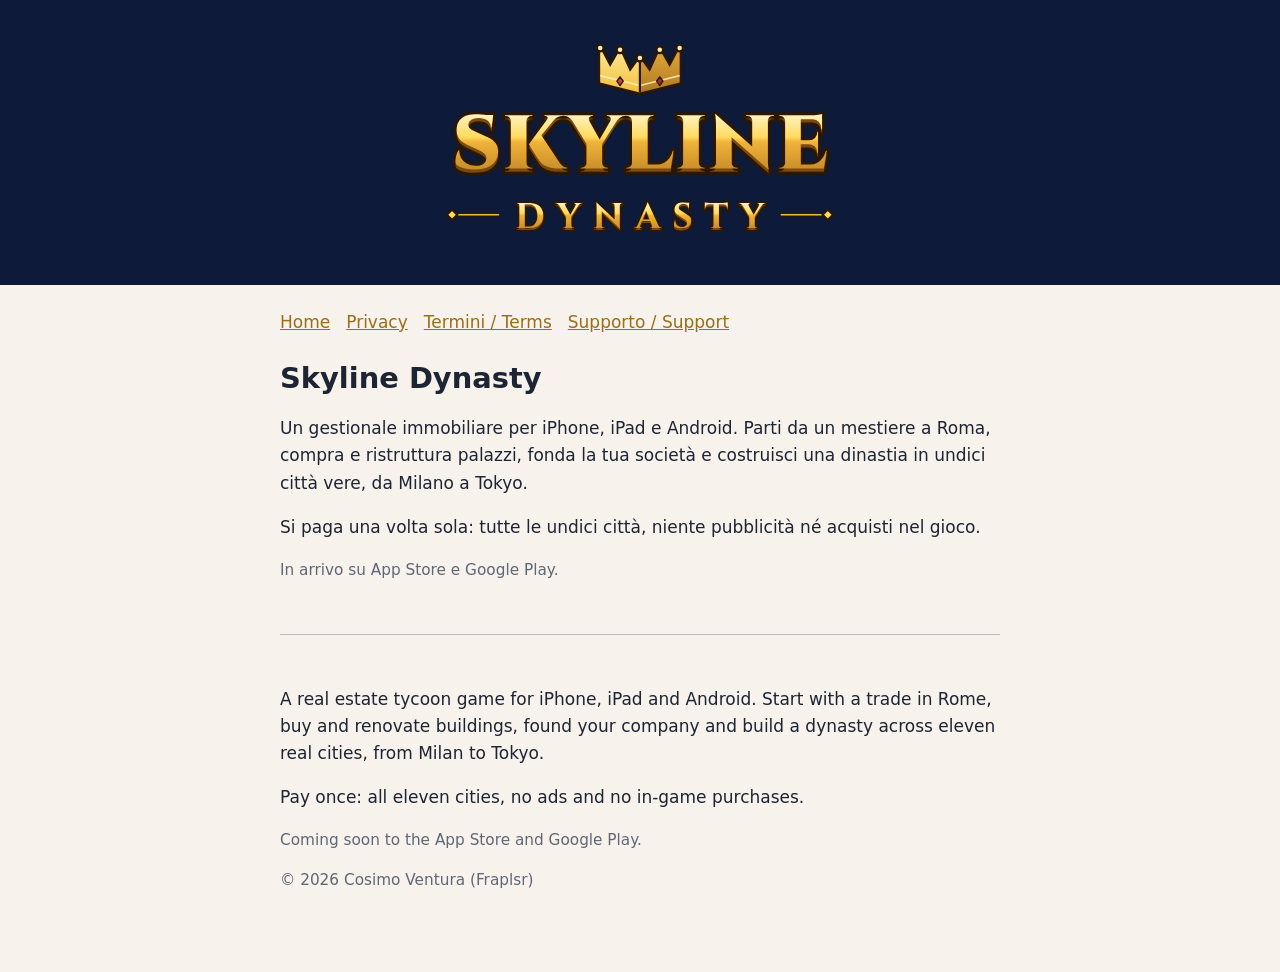
<file: index.html>
<!doctype html>
<html lang="it"><head><meta charset="utf-8"><meta name="viewport" content="width=device-width,initial-scale=1">
<title>Skyline Dynasty</title><link rel="icon" href="/favicon.png"><link rel="stylesheet" href="/style.css"></head>
<body><header><a href="/"><img src="/logo.svg" alt="Skyline Dynasty"></a></header><main>
<nav><a href="/">Home</a><a href="/privacy.html">Privacy</a><a href="/termini.html">Termini / Terms</a><a href="/supporto.html">Supporto / Support</a></nav>
<h1>Skyline Dynasty</h1>
<p>Un gestionale immobiliare per iPhone, iPad e Android. Parti da un mestiere a Roma, compra e ristruttura palazzi, fonda la tua società e costruisci una dinastia in undici città vere, da Milano a Tokyo.</p>
<p>Si paga una volta sola: tutte le undici città, niente pubblicità né acquisti nel gioco.</p>
<p class="muted">In arrivo su App Store e Google Play.</p>
<hr>
<div lang="en">
<p>A real estate tycoon game for iPhone, iPad and Android. Start with a trade in Rome, buy and renovate buildings, found your company and build a dynasty across eleven real cities, from Milan to Tokyo.</p>
<p>Pay once: all eleven cities, no ads and no in-game purchases.</p>
<p class="muted">Coming soon to the App Store and Google Play.</p>
</div>
<p class="muted">© 2026 Cosimo Ventura (Fraplsr)</p>
</main></body></html>
</file>
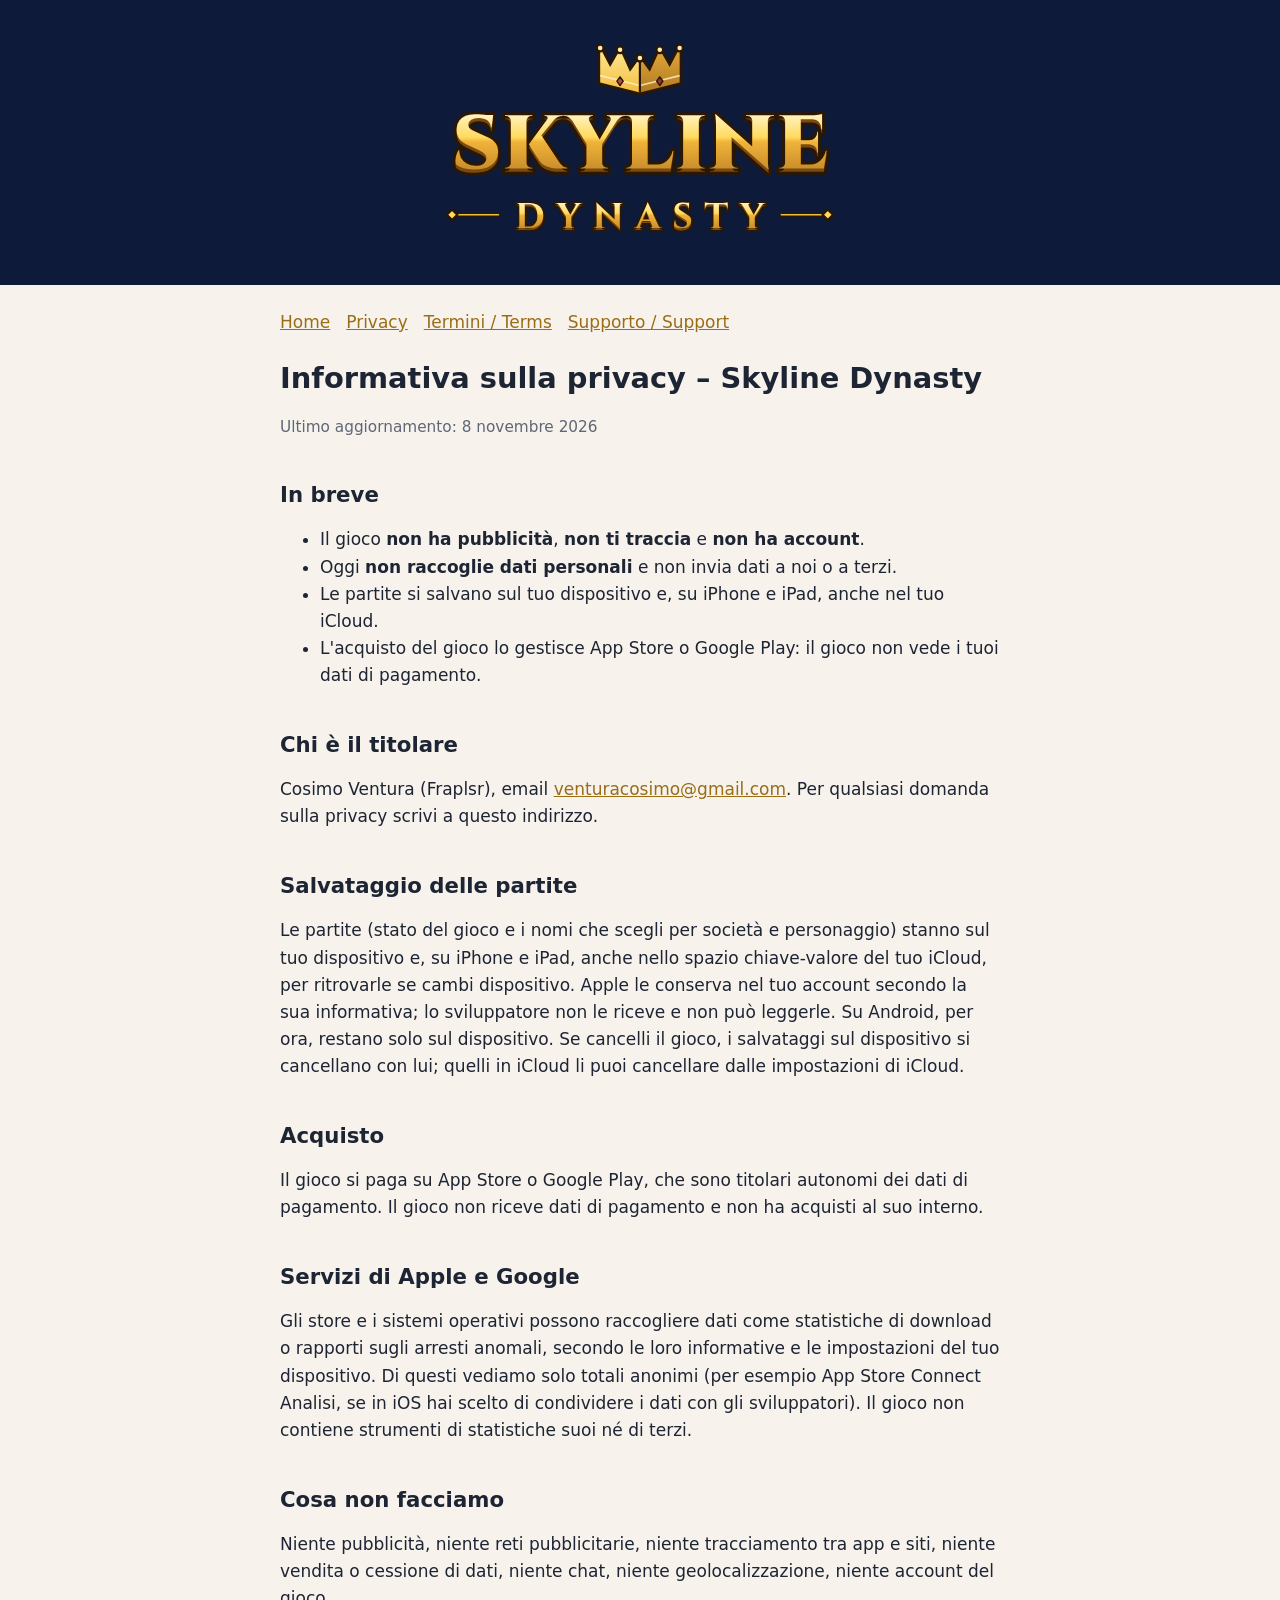
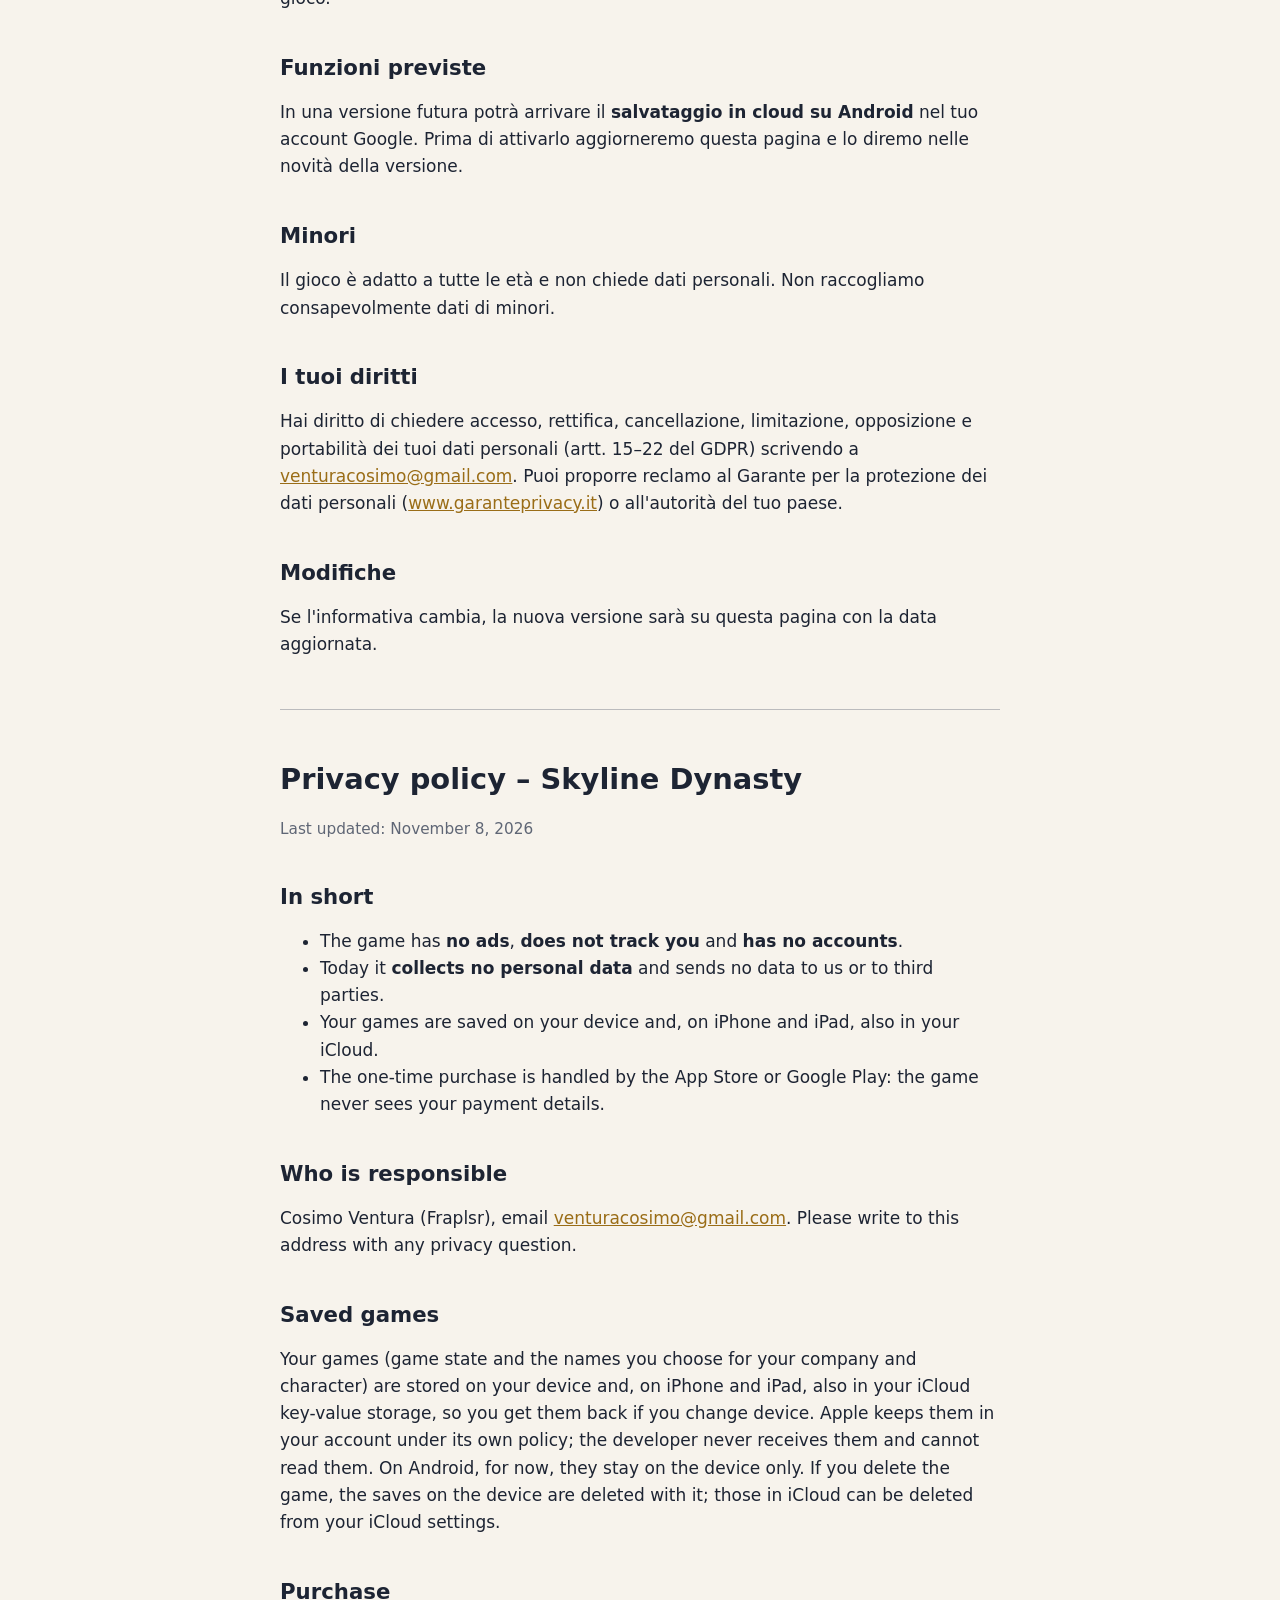
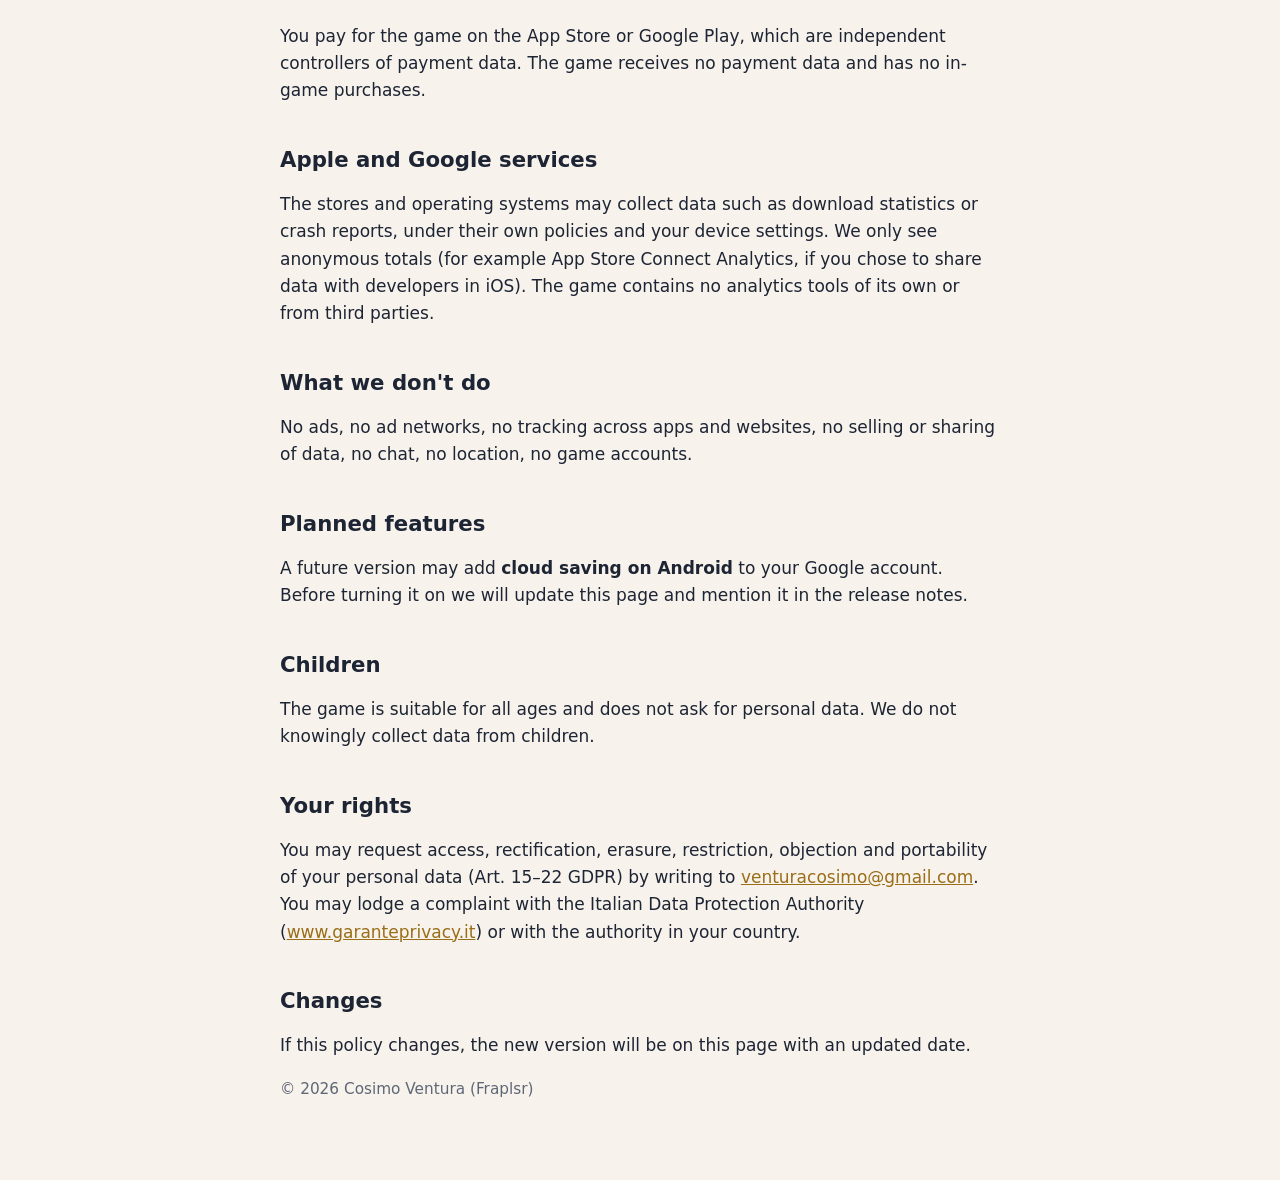
<file: privacy.html>
<!doctype html>
<html lang="it"><head><meta charset="utf-8"><meta name="viewport" content="width=device-width,initial-scale=1">
<title>Privacy – Skyline Dynasty</title><link rel="icon" href="/favicon.png"><link rel="stylesheet" href="/style.css"></head>
<body><header><a href="/"><img src="/logo.svg" alt="Skyline Dynasty"></a></header><main>
<nav><a href="/">Home</a><a href="/privacy.html">Privacy</a><a href="/termini.html">Termini / Terms</a><a href="/supporto.html">Supporto / Support</a></nav>
<h1>Informativa sulla privacy – Skyline Dynasty</h1>
<p class="muted">Ultimo aggiornamento: 8 novembre 2026</p>
<h2>In breve</h2>
<ul><li>Il gioco <strong>non ha pubblicità</strong>, <strong>non ti traccia</strong> e <strong>non ha account</strong>.</li><li>Oggi <strong>non raccoglie dati personali</strong> e non invia dati a noi o a terzi.</li><li>Le partite si salvano sul tuo dispositivo e, su iPhone e iPad, anche nel tuo iCloud.</li><li>L'acquisto del gioco lo gestisce App Store o Google Play: il gioco non vede i tuoi dati di pagamento.</li></ul>
<h2>Chi è il titolare</h2>
<p>Cosimo Ventura (Fraplsr), email <a href="mailto:venturacosimo@gmail.com">venturacosimo@gmail.com</a>. Per qualsiasi domanda sulla privacy scrivi a questo indirizzo.</p>
<h2>Salvataggio delle partite</h2>
<p>Le partite (stato del gioco e i nomi che scegli per società e personaggio) stanno sul tuo dispositivo e, su iPhone e iPad, anche nello spazio chiave-valore del tuo iCloud, per ritrovarle se cambi dispositivo. Apple le conserva nel tuo account secondo la sua informativa; lo sviluppatore non le riceve e non può leggerle. Su Android, per ora, restano solo sul dispositivo. Se cancelli il gioco, i salvataggi sul dispositivo si cancellano con lui; quelli in iCloud li puoi cancellare dalle impostazioni di iCloud.</p>
<h2>Acquisto</h2>
<p>Il gioco si paga su App Store o Google Play, che sono titolari autonomi dei dati di pagamento. Il gioco non riceve dati di pagamento e non ha acquisti al suo interno.</p>
<h2>Servizi di Apple e Google</h2>
<p>Gli store e i sistemi operativi possono raccogliere dati come statistiche di download o rapporti sugli arresti anomali, secondo le loro informative e le impostazioni del tuo dispositivo. Di questi vediamo solo totali anonimi (per esempio App Store Connect Analisi, se in iOS hai scelto di condividere i dati con gli sviluppatori). Il gioco non contiene strumenti di statistiche suoi né di terzi.</p>
<h2>Cosa non facciamo</h2>
<p>Niente pubblicità, niente reti pubblicitarie, niente tracciamento tra app e siti, niente vendita o cessione di dati, niente chat, niente geolocalizzazione, niente account del gioco.</p>
<h2>Funzioni previste</h2>
<p>In una versione futura potrà arrivare il <strong>salvataggio in cloud su Android</strong> nel tuo account Google. Prima di attivarlo aggiorneremo questa pagina e lo diremo nelle novità della versione.</p>
<h2>Minori</h2>
<p>Il gioco è adatto a tutte le età e non chiede dati personali. Non raccogliamo consapevolmente dati di minori.</p>
<h2>I tuoi diritti</h2>
<p>Hai diritto di chiedere accesso, rettifica, cancellazione, limitazione, opposizione e portabilità dei tuoi dati personali (artt. 15–22 del GDPR) scrivendo a <a href="mailto:venturacosimo@gmail.com">venturacosimo@gmail.com</a>. Puoi proporre reclamo al Garante per la protezione dei dati personali (<a href="https://www.garanteprivacy.it">www.garanteprivacy.it</a>) o all'autorità del tuo paese.</p>
<h2>Modifiche</h2>
<p>Se l'informativa cambia, la nuova versione sarà su questa pagina con la data aggiornata.</p>
<hr>
<div lang="en">
<h1>Privacy policy – Skyline Dynasty</h1>
<p class="muted">Last updated: November 8, 2026</p>
<h2>In short</h2>
<ul><li>The game has <strong>no ads</strong>, <strong>does not track you</strong> and <strong>has no accounts</strong>.</li><li>Today it <strong>collects no personal data</strong> and sends no data to us or to third parties.</li><li>Your games are saved on your device and, on iPhone and iPad, also in your iCloud.</li><li>The one-time purchase is handled by the App Store or Google Play: the game never sees your payment details.</li></ul>
<h2>Who is responsible</h2>
<p>Cosimo Ventura (Fraplsr), email <a href="mailto:venturacosimo@gmail.com">venturacosimo@gmail.com</a>. Please write to this address with any privacy question.</p>
<h2>Saved games</h2>
<p>Your games (game state and the names you choose for your company and character) are stored on your device and, on iPhone and iPad, also in your iCloud key-value storage, so you get them back if you change device. Apple keeps them in your account under its own policy; the developer never receives them and cannot read them. On Android, for now, they stay on the device only. If you delete the game, the saves on the device are deleted with it; those in iCloud can be deleted from your iCloud settings.</p>
<h2>Purchase</h2>
<p>You pay for the game on the App Store or Google Play, which are independent controllers of payment data. The game receives no payment data and has no in-game purchases.</p>
<h2>Apple and Google services</h2>
<p>The stores and operating systems may collect data such as download statistics or crash reports, under their own policies and your device settings. We only see anonymous totals (for example App Store Connect Analytics, if you chose to share data with developers in iOS). The game contains no analytics tools of its own or from third parties.</p>
<h2>What we don't do</h2>
<p>No ads, no ad networks, no tracking across apps and websites, no selling or sharing of data, no chat, no location, no game accounts.</p>
<h2>Planned features</h2>
<p>A future version may add <strong>cloud saving on Android</strong> to your Google account. Before turning it on we will update this page and mention it in the release notes.</p>
<h2>Children</h2>
<p>The game is suitable for all ages and does not ask for personal data. We do not knowingly collect data from children.</p>
<h2>Your rights</h2>
<p>You may request access, rectification, erasure, restriction, objection and portability of your personal data (Art. 15–22 GDPR) by writing to <a href="mailto:venturacosimo@gmail.com">venturacosimo@gmail.com</a>. You may lodge a complaint with the Italian Data Protection Authority (<a href="https://www.garanteprivacy.it">www.garanteprivacy.it</a>) or with the authority in your country.</p>
<h2>Changes</h2>
<p>If this policy changes, the new version will be on this page with an updated date.</p>
</div>
<p class="muted">© 2026 Cosimo Ventura (Fraplsr)</p>
</main></body></html>
</file>
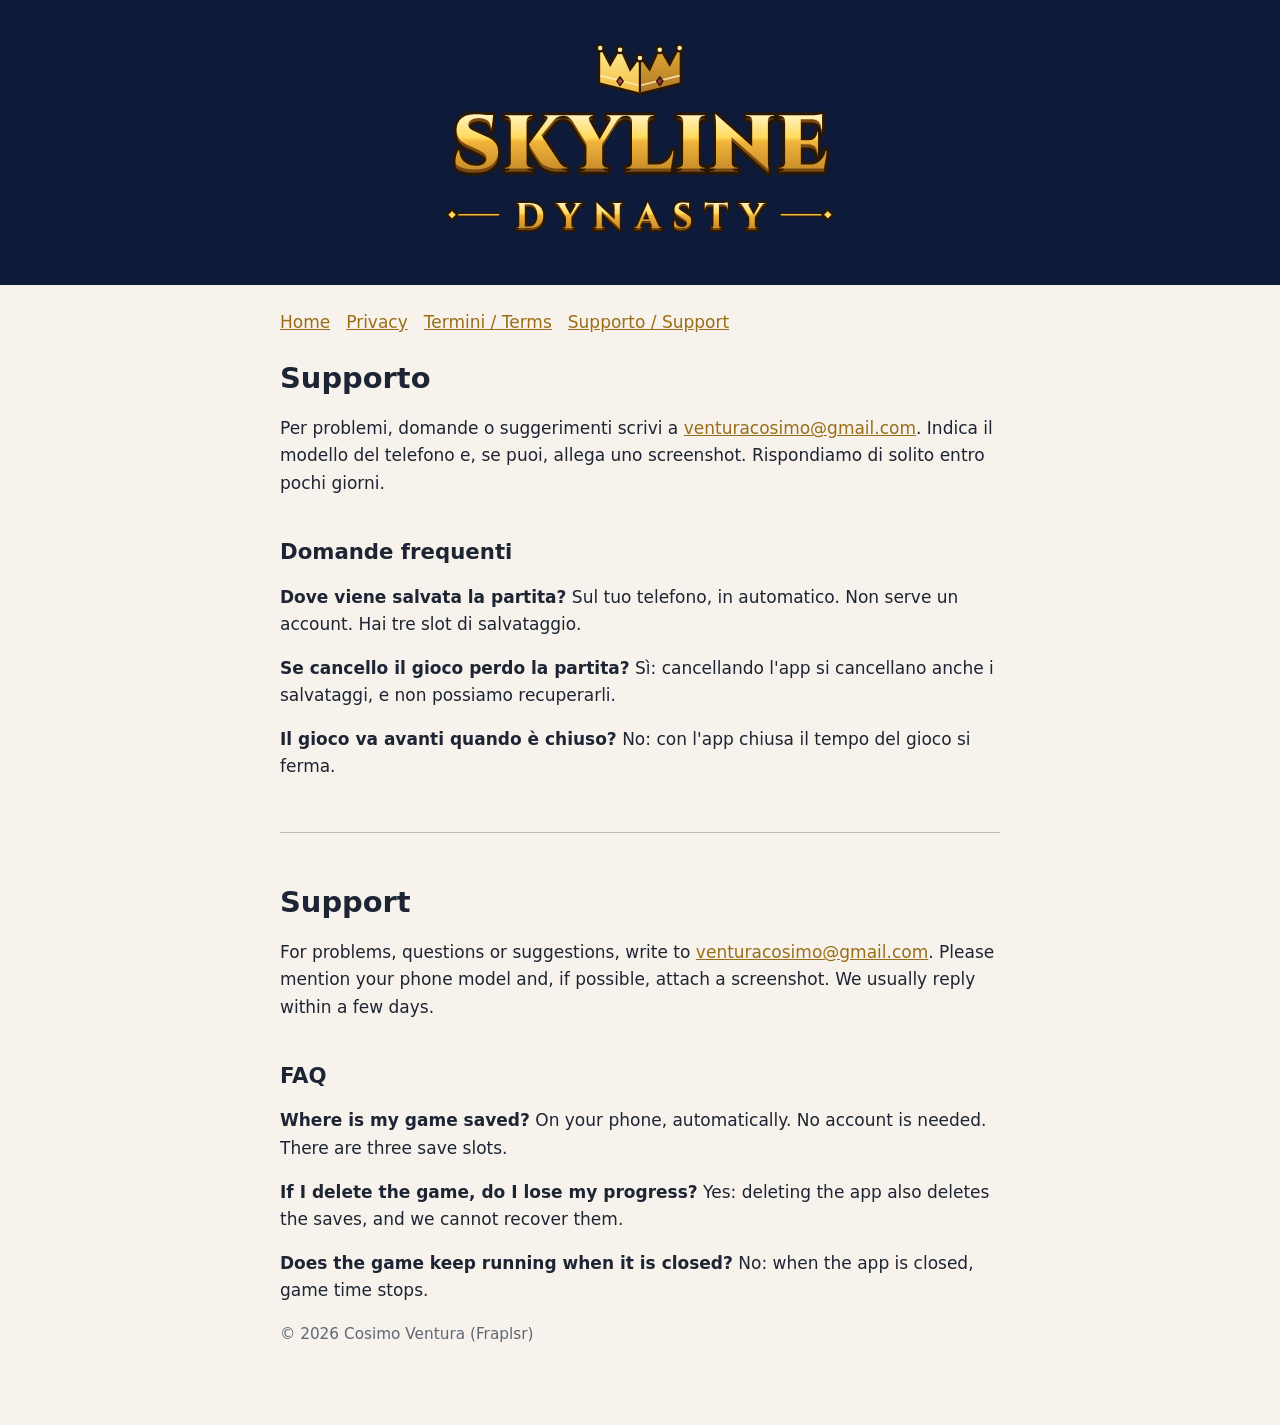
<file: supporto.html>
<!doctype html>
<html lang="it"><head><meta charset="utf-8"><meta name="viewport" content="width=device-width,initial-scale=1">
<title>Supporto – Skyline Dynasty</title><link rel="icon" href="/favicon.png"><link rel="stylesheet" href="/style.css"></head>
<body><header><a href="/"><img src="/logo.svg" alt="Skyline Dynasty"></a></header><main>
<nav><a href="/">Home</a><a href="/privacy.html">Privacy</a><a href="/termini.html">Termini / Terms</a><a href="/supporto.html">Supporto / Support</a></nav>
<h1>Supporto</h1>
<p>Per problemi, domande o suggerimenti scrivi a <a href="mailto:venturacosimo@gmail.com?subject=Skyline%20Dynasty">venturacosimo@gmail.com</a>. Indica il modello del telefono e, se puoi, allega uno screenshot. Rispondiamo di solito entro pochi giorni.</p>
<h2>Domande frequenti</h2>
<p><strong>Dove viene salvata la partita?</strong> Sul tuo telefono, in automatico. Non serve un account. Hai tre slot di salvataggio.</p>
<p><strong>Se cancello il gioco perdo la partita?</strong> Sì: cancellando l'app si cancellano anche i salvataggi, e non possiamo recuperarli.</p>
<p><strong>Il gioco va avanti quando è chiuso?</strong> No: con l'app chiusa il tempo del gioco si ferma.</p>
<hr>
<div lang="en">
<h1>Support</h1>
<p>For problems, questions or suggestions, write to <a href="mailto:venturacosimo@gmail.com?subject=Skyline%20Dynasty">venturacosimo@gmail.com</a>. Please mention your phone model and, if possible, attach a screenshot. We usually reply within a few days.</p>
<h2>FAQ</h2>
<p><strong>Where is my game saved?</strong> On your phone, automatically. No account is needed. There are three save slots.</p>
<p><strong>If I delete the game, do I lose my progress?</strong> Yes: deleting the app also deletes the saves, and we cannot recover them.</p>
<p><strong>Does the game keep running when it is closed?</strong> No: when the app is closed, game time stops.</p>
</div>
<p class="muted">© 2026 Cosimo Ventura (Fraplsr)</p>
</main></body></html>
</file>
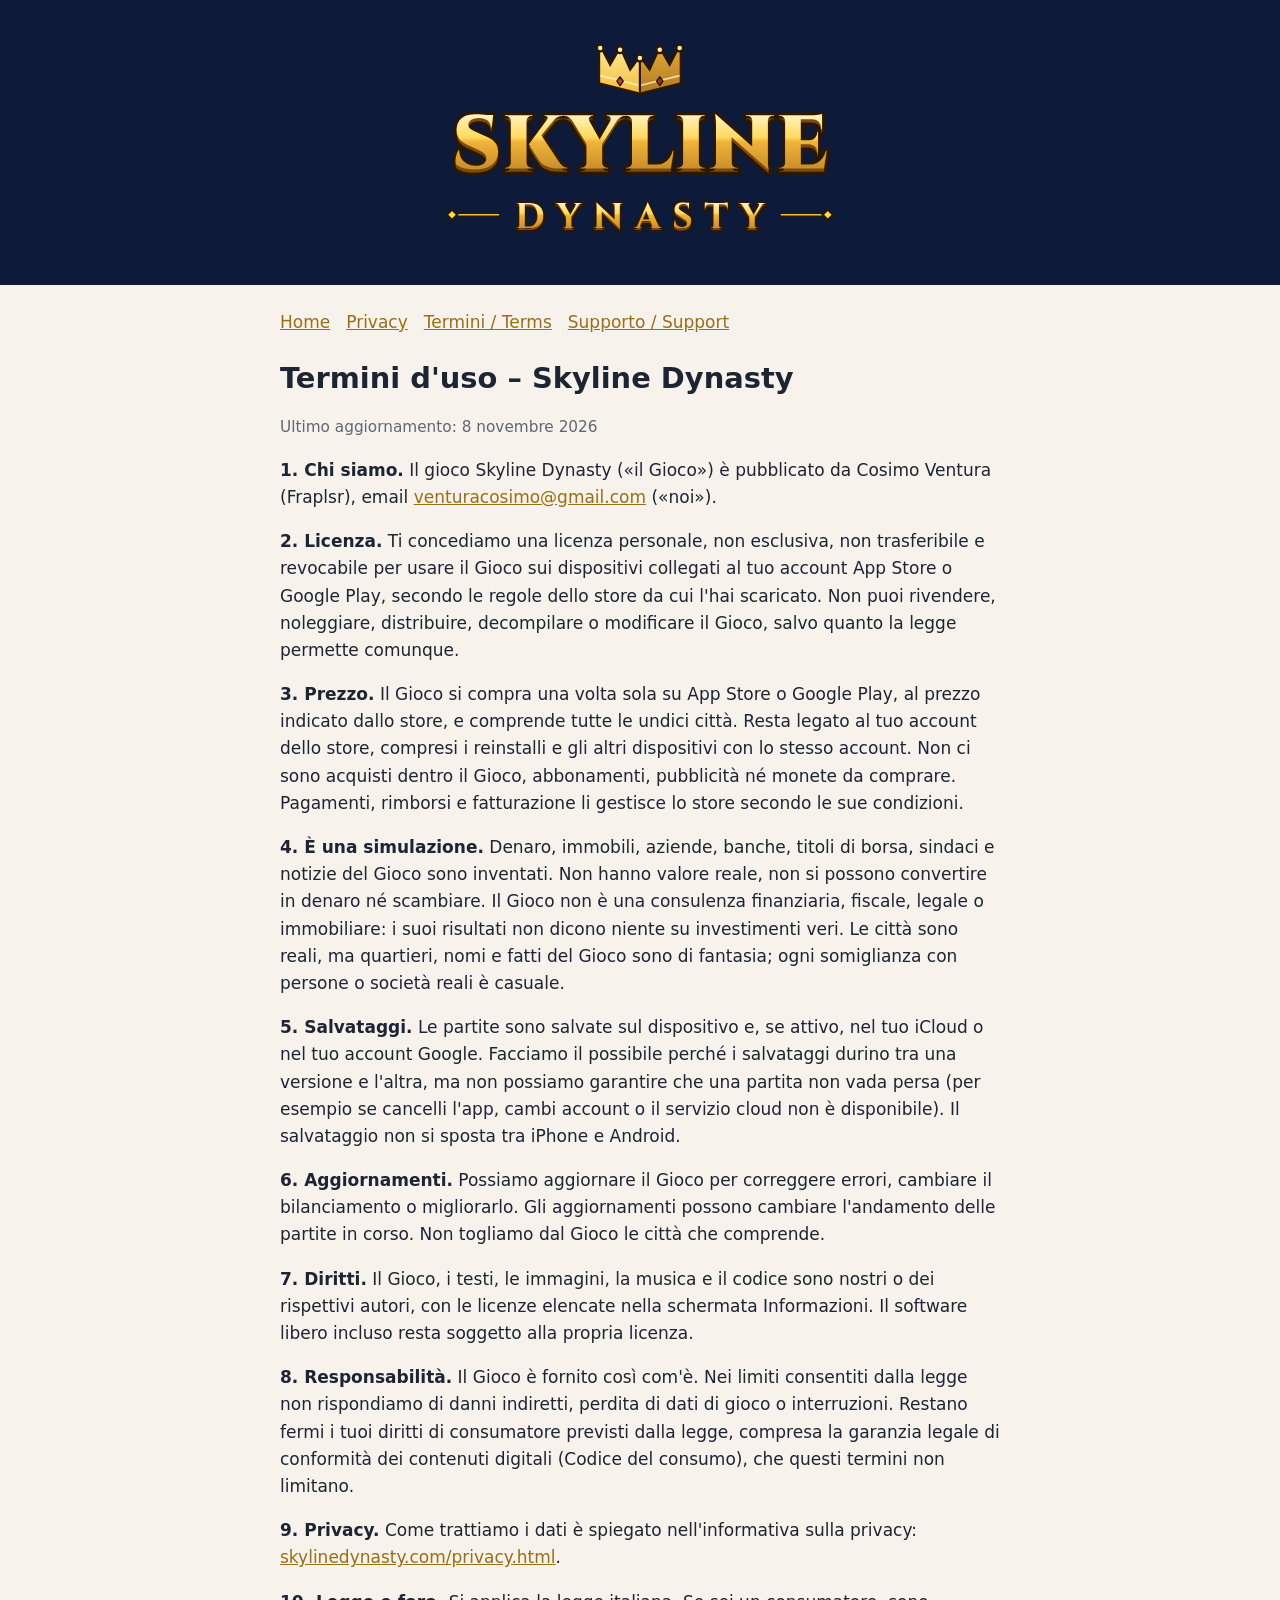
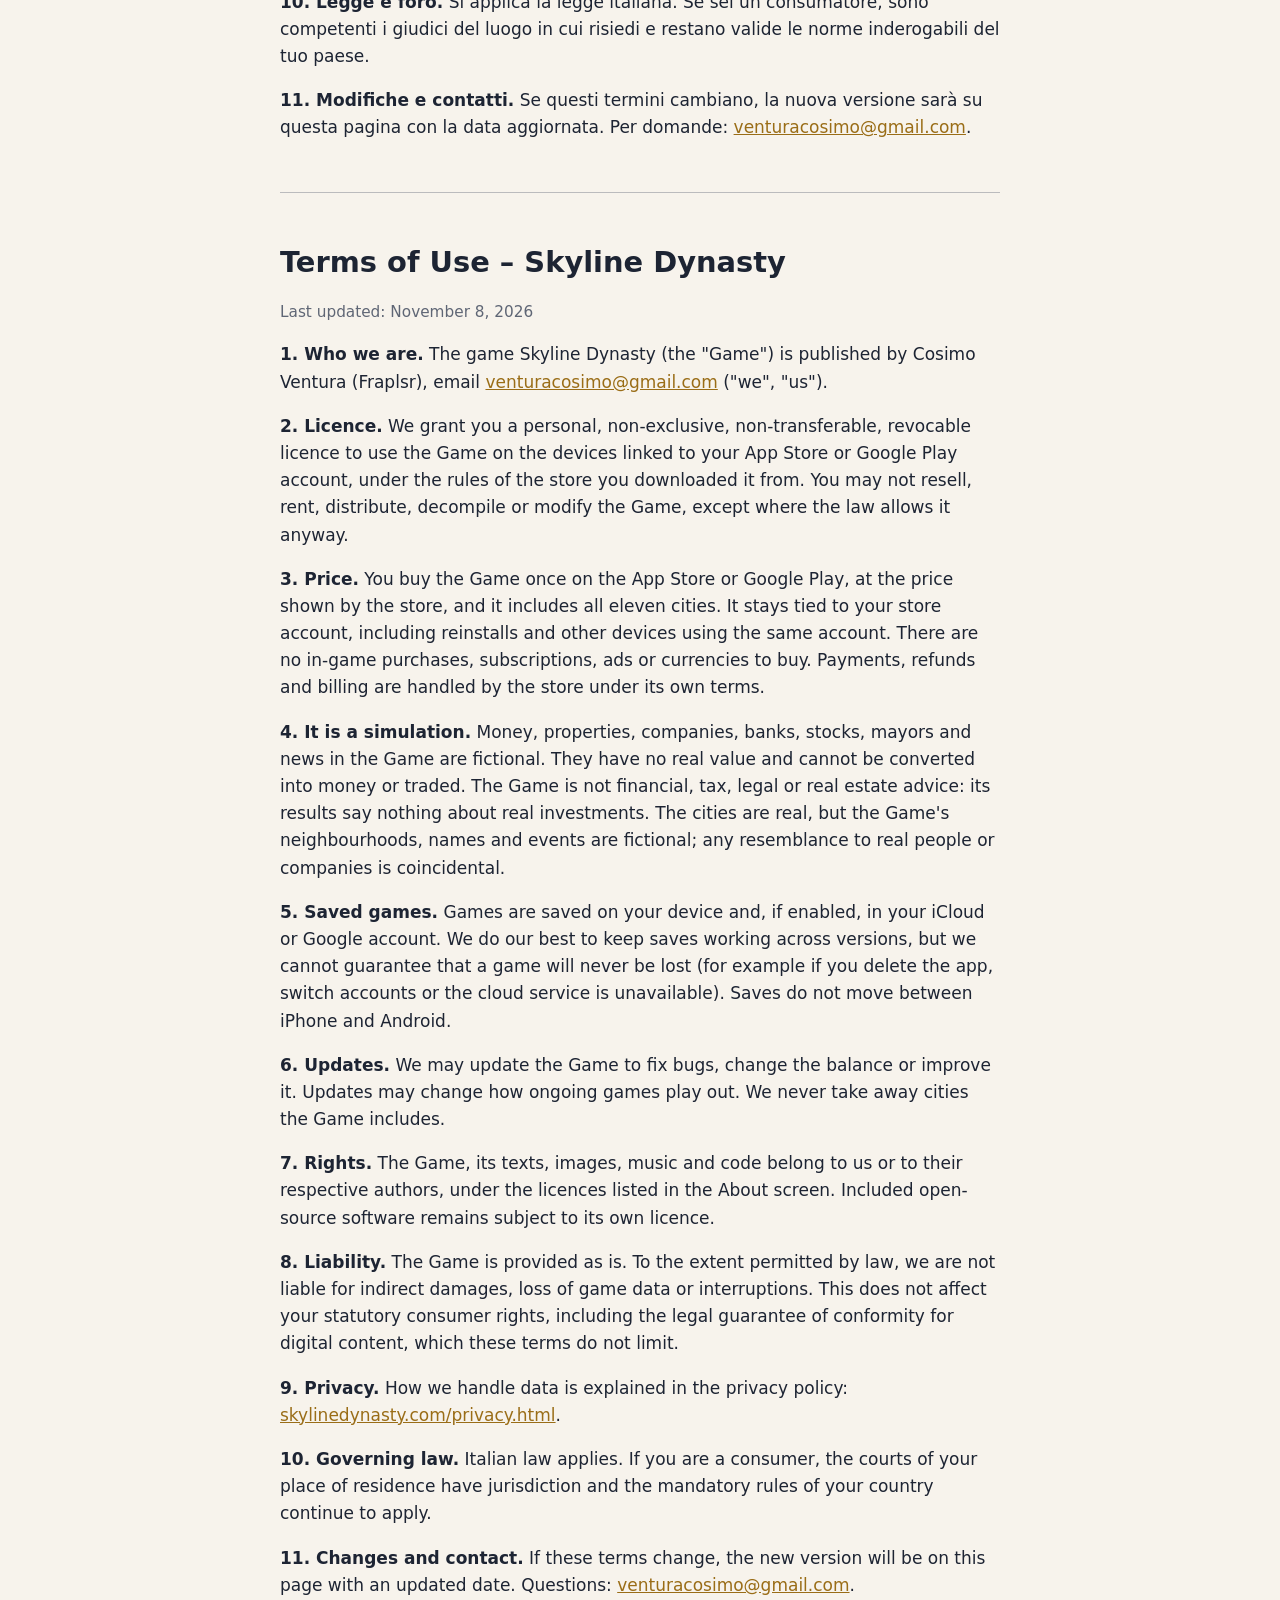
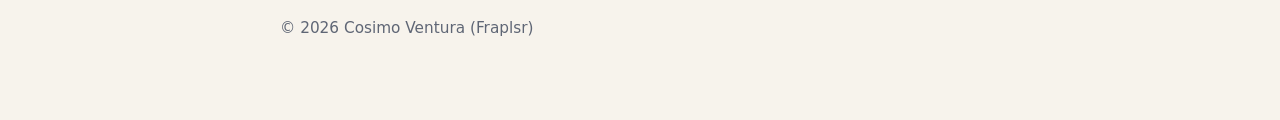
<file: termini.html>
<!doctype html>
<html lang="it"><head><meta charset="utf-8"><meta name="viewport" content="width=device-width,initial-scale=1">
<title>Termini d'uso – Skyline Dynasty</title><link rel="icon" href="/favicon.png"><link rel="stylesheet" href="/style.css"></head>
<body><header><a href="/"><img src="/logo.svg" alt="Skyline Dynasty"></a></header><main>
<nav><a href="/">Home</a><a href="/privacy.html">Privacy</a><a href="/termini.html">Termini / Terms</a><a href="/supporto.html">Supporto / Support</a></nav>
<h1>Termini d'uso – Skyline Dynasty</h1>
<p class="muted">Ultimo aggiornamento: 8 novembre 2026</p>
<p><strong>1. Chi siamo.</strong> Il gioco Skyline Dynasty («il Gioco») è pubblicato da Cosimo Ventura (Fraplsr), email <a href="mailto:venturacosimo@gmail.com">venturacosimo@gmail.com</a> («noi»).</p>
<p><strong>2. Licenza.</strong> Ti concediamo una licenza personale, non esclusiva, non trasferibile e revocabile per usare il Gioco sui dispositivi collegati al tuo account App Store o Google Play, secondo le regole dello store da cui l'hai scaricato. Non puoi rivendere, noleggiare, distribuire, decompilare o modificare il Gioco, salvo quanto la legge permette comunque.</p>
<p><strong>3. Prezzo.</strong> Il Gioco si compra una volta sola su App Store o Google Play, al prezzo indicato dallo store, e comprende tutte le undici città. Resta legato al tuo account dello store, compresi i reinstalli e gli altri dispositivi con lo stesso account. Non ci sono acquisti dentro il Gioco, abbonamenti, pubblicità né monete da comprare. Pagamenti, rimborsi e fatturazione li gestisce lo store secondo le sue condizioni.</p>
<p><strong>4. È una simulazione.</strong> Denaro, immobili, aziende, banche, titoli di borsa, sindaci e notizie del Gioco sono inventati. Non hanno valore reale, non si possono convertire in denaro né scambiare. Il Gioco non è una consulenza finanziaria, fiscale, legale o immobiliare: i suoi risultati non dicono niente su investimenti veri. Le città sono reali, ma quartieri, nomi e fatti del Gioco sono di fantasia; ogni somiglianza con persone o società reali è casuale.</p>
<p><strong>5. Salvataggi.</strong> Le partite sono salvate sul dispositivo e, se attivo, nel tuo iCloud o nel tuo account Google. Facciamo il possibile perché i salvataggi durino tra una versione e l'altra, ma non possiamo garantire che una partita non vada persa (per esempio se cancelli l'app, cambi account o il servizio cloud non è disponibile). Il salvataggio non si sposta tra iPhone e Android.</p>
<p><strong>6. Aggiornamenti.</strong> Possiamo aggiornare il Gioco per correggere errori, cambiare il bilanciamento o migliorarlo. Gli aggiornamenti possono cambiare l'andamento delle partite in corso. Non togliamo dal Gioco le città che comprende.</p>
<p><strong>7. Diritti.</strong> Il Gioco, i testi, le immagini, la musica e il codice sono nostri o dei rispettivi autori, con le licenze elencate nella schermata Informazioni. Il software libero incluso resta soggetto alla propria licenza.</p>
<p><strong>8. Responsabilità.</strong> Il Gioco è fornito così com'è. Nei limiti consentiti dalla legge non rispondiamo di danni indiretti, perdita di dati di gioco o interruzioni. Restano fermi i tuoi diritti di consumatore previsti dalla legge, compresa la garanzia legale di conformità dei contenuti digitali (Codice del consumo), che questi termini non limitano.</p>
<p><strong>9. Privacy.</strong> Come trattiamo i dati è spiegato nell'informativa sulla privacy: <a href="https://skylinedynasty.com/privacy.html">skylinedynasty.com/privacy.html</a>.</p>
<p><strong>10. Legge e foro.</strong> Si applica la legge italiana. Se sei un consumatore, sono competenti i giudici del luogo in cui risiedi e restano valide le norme inderogabili del tuo paese.</p>
<p><strong>11. Modifiche e contatti.</strong> Se questi termini cambiano, la nuova versione sarà su questa pagina con la data aggiornata. Per domande: <a href="mailto:venturacosimo@gmail.com">venturacosimo@gmail.com</a>.</p>
<hr>
<div lang="en">
<h1>Terms of Use – Skyline Dynasty</h1>
<p class="muted">Last updated: November 8, 2026</p>
<p><strong>1. Who we are.</strong> The game Skyline Dynasty (the "Game") is published by Cosimo Ventura (Fraplsr), email <a href="mailto:venturacosimo@gmail.com">venturacosimo@gmail.com</a> ("we", "us").</p>
<p><strong>2. Licence.</strong> We grant you a personal, non-exclusive, non-transferable, revocable licence to use the Game on the devices linked to your App Store or Google Play account, under the rules of the store you downloaded it from. You may not resell, rent, distribute, decompile or modify the Game, except where the law allows it anyway.</p>
<p><strong>3. Price.</strong> You buy the Game once on the App Store or Google Play, at the price shown by the store, and it includes all eleven cities. It stays tied to your store account, including reinstalls and other devices using the same account. There are no in-game purchases, subscriptions, ads or currencies to buy. Payments, refunds and billing are handled by the store under its own terms.</p>
<p><strong>4. It is a simulation.</strong> Money, properties, companies, banks, stocks, mayors and news in the Game are fictional. They have no real value and cannot be converted into money or traded. The Game is not financial, tax, legal or real estate advice: its results say nothing about real investments. The cities are real, but the Game's neighbourhoods, names and events are fictional; any resemblance to real people or companies is coincidental.</p>
<p><strong>5. Saved games.</strong> Games are saved on your device and, if enabled, in your iCloud or Google account. We do our best to keep saves working across versions, but we cannot guarantee that a game will never be lost (for example if you delete the app, switch accounts or the cloud service is unavailable). Saves do not move between iPhone and Android.</p>
<p><strong>6. Updates.</strong> We may update the Game to fix bugs, change the balance or improve it. Updates may change how ongoing games play out. We never take away cities the Game includes.</p>
<p><strong>7. Rights.</strong> The Game, its texts, images, music and code belong to us or to their respective authors, under the licences listed in the About screen. Included open-source software remains subject to its own licence.</p>
<p><strong>8. Liability.</strong> The Game is provided as is. To the extent permitted by law, we are not liable for indirect damages, loss of game data or interruptions. This does not affect your statutory consumer rights, including the legal guarantee of conformity for digital content, which these terms do not limit.</p>
<p><strong>9. Privacy.</strong> How we handle data is explained in the privacy policy: <a href="https://skylinedynasty.com/privacy.html">skylinedynasty.com/privacy.html</a>.</p>
<p><strong>10. Governing law.</strong> Italian law applies. If you are a consumer, the courts of your place of residence have jurisdiction and the mandatory rules of your country continue to apply.</p>
<p><strong>11. Changes and contact.</strong> If these terms change, the new version will be on this page with an updated date. Questions: <a href="mailto:venturacosimo@gmail.com">venturacosimo@gmail.com</a>.</p>
</div>
<p class="muted">© 2026 Cosimo Ventura (Fraplsr)</p>
</main></body></html>
</file>
<file: style.css>
:root{--bg:#f7f3ec;--fg:#1d2433;--muted:#5f6675;--accent:#9a6d17;--head:#0d1a3a}
@media (prefers-color-scheme:dark){:root{--bg:#0d1a3a;--fg:#ece8e1;--muted:#a9b0c0;--accent:#f2c45a;--head:#08112a}}
body{margin:0;background:var(--bg);color:var(--fg);font:17px/1.6 -apple-system,system-ui,"Segoe UI",sans-serif}
header{background:var(--head);text-align:center;padding:28px 16px}header img{max-width:min(420px,80vw)}
main{max-width:720px;margin:0 auto;padding:24px 16px 64px}
h1,h2,h3{line-height:1.25}h1{font-size:1.7em}h2{font-size:1.25em;margin-top:2em}
a{color:var(--accent)}.muted{color:var(--muted);font-size:.9em}
nav{margin:0 0 24px}nav a{margin-right:16px;display:inline-block}
hr{border:0;border-top:1px solid var(--muted);opacity:.4;margin:3em 0}
</file>
